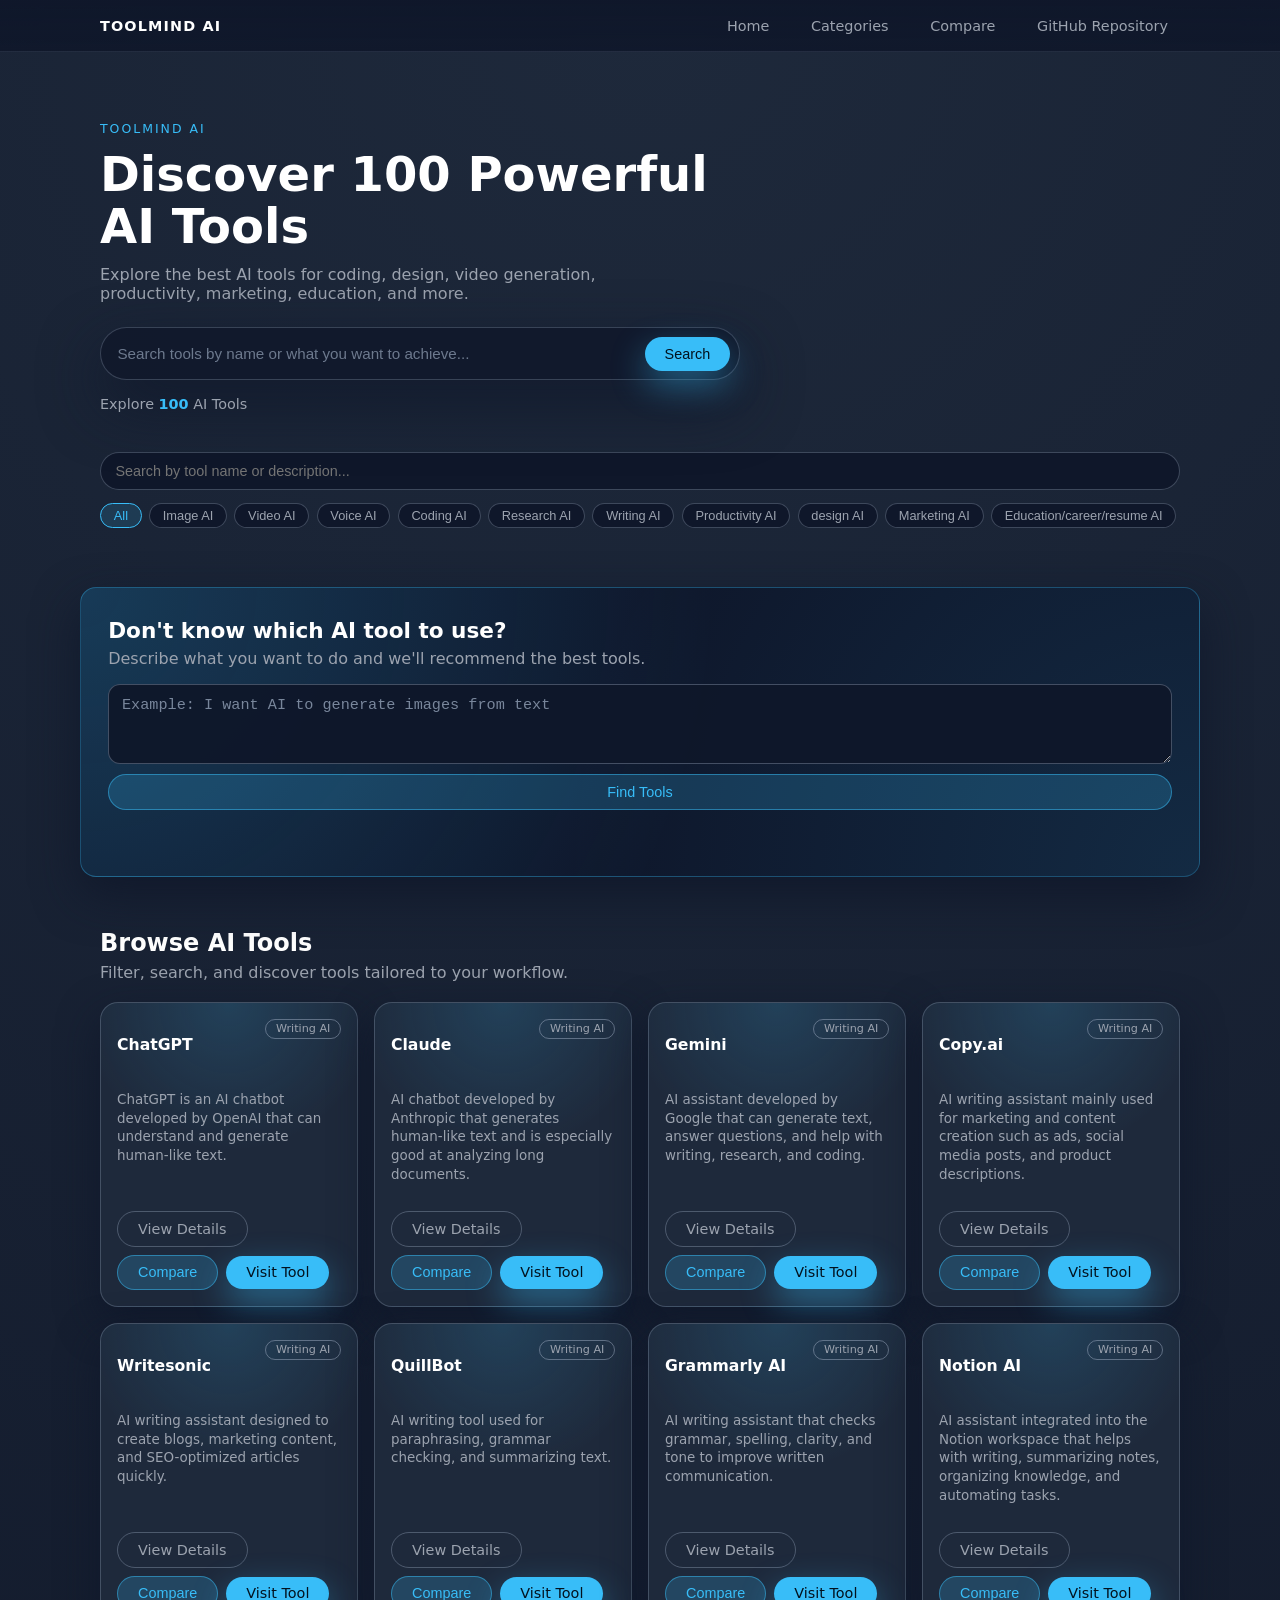
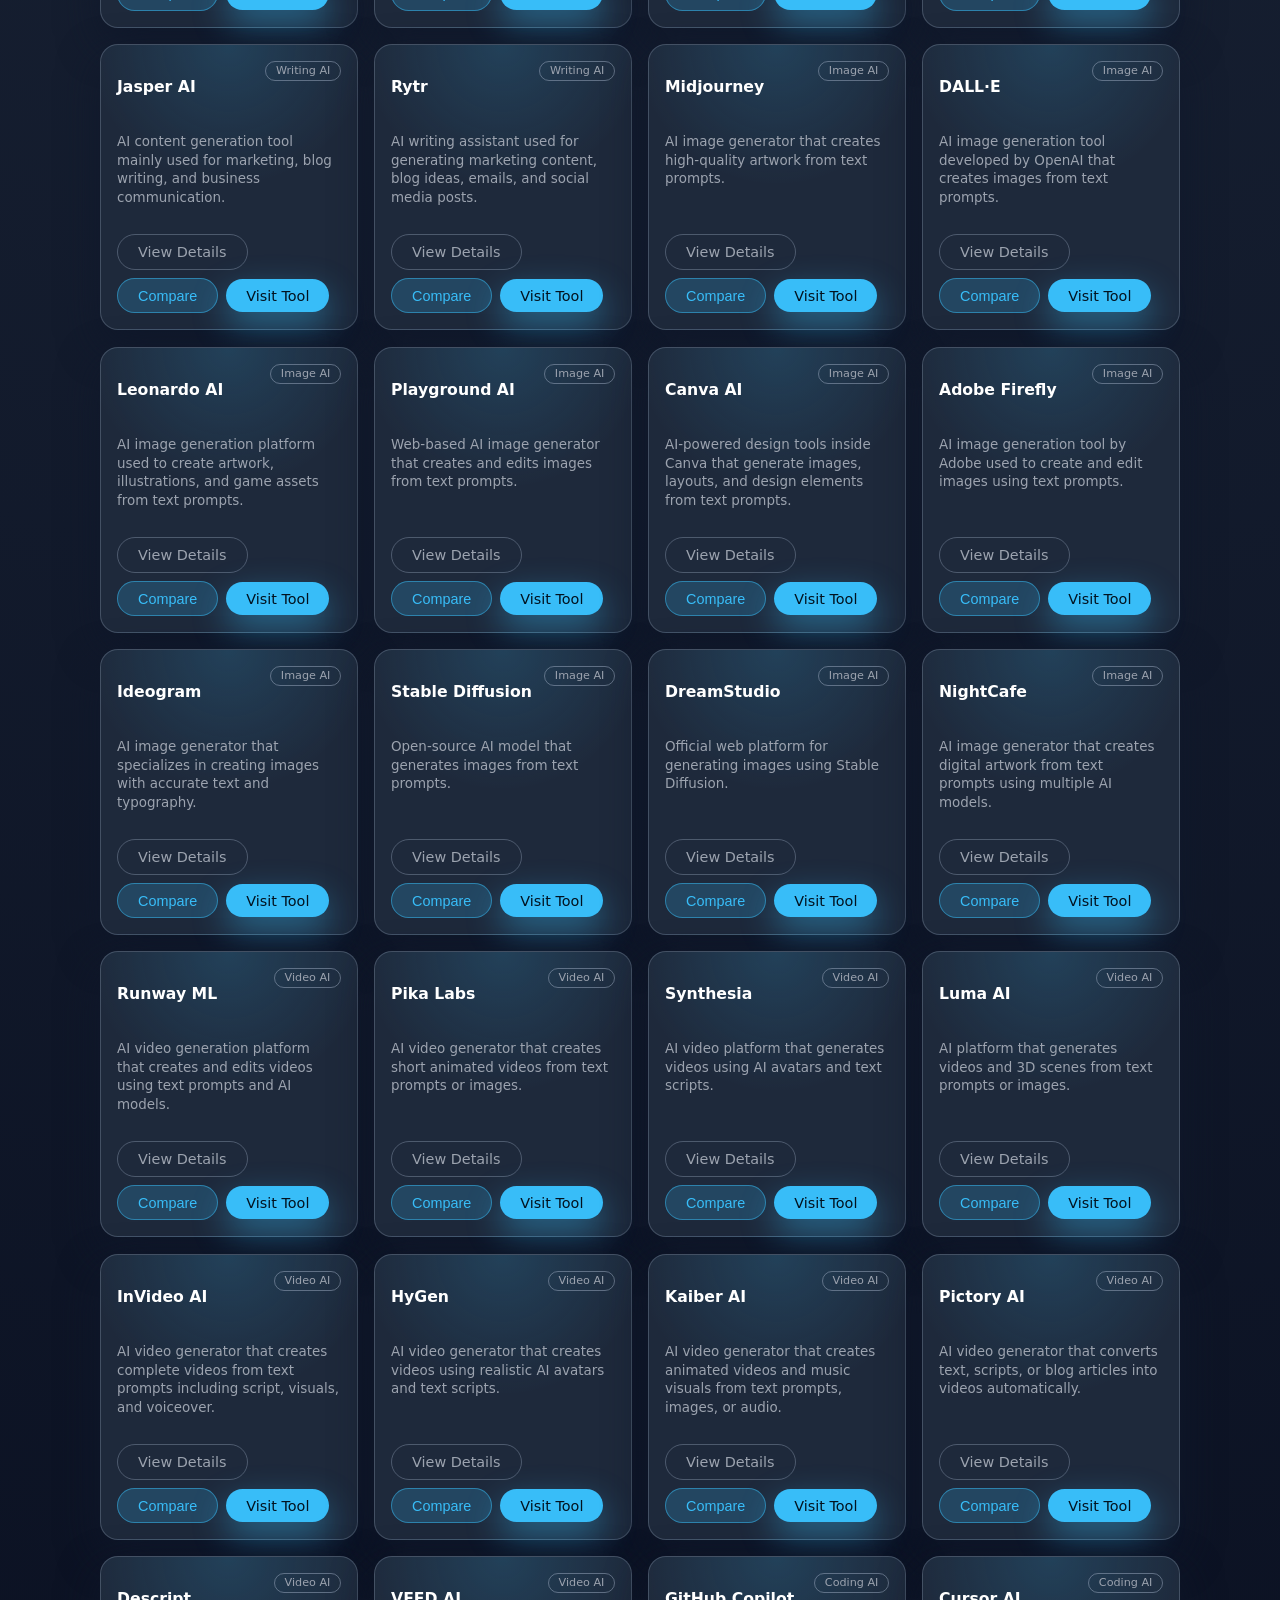
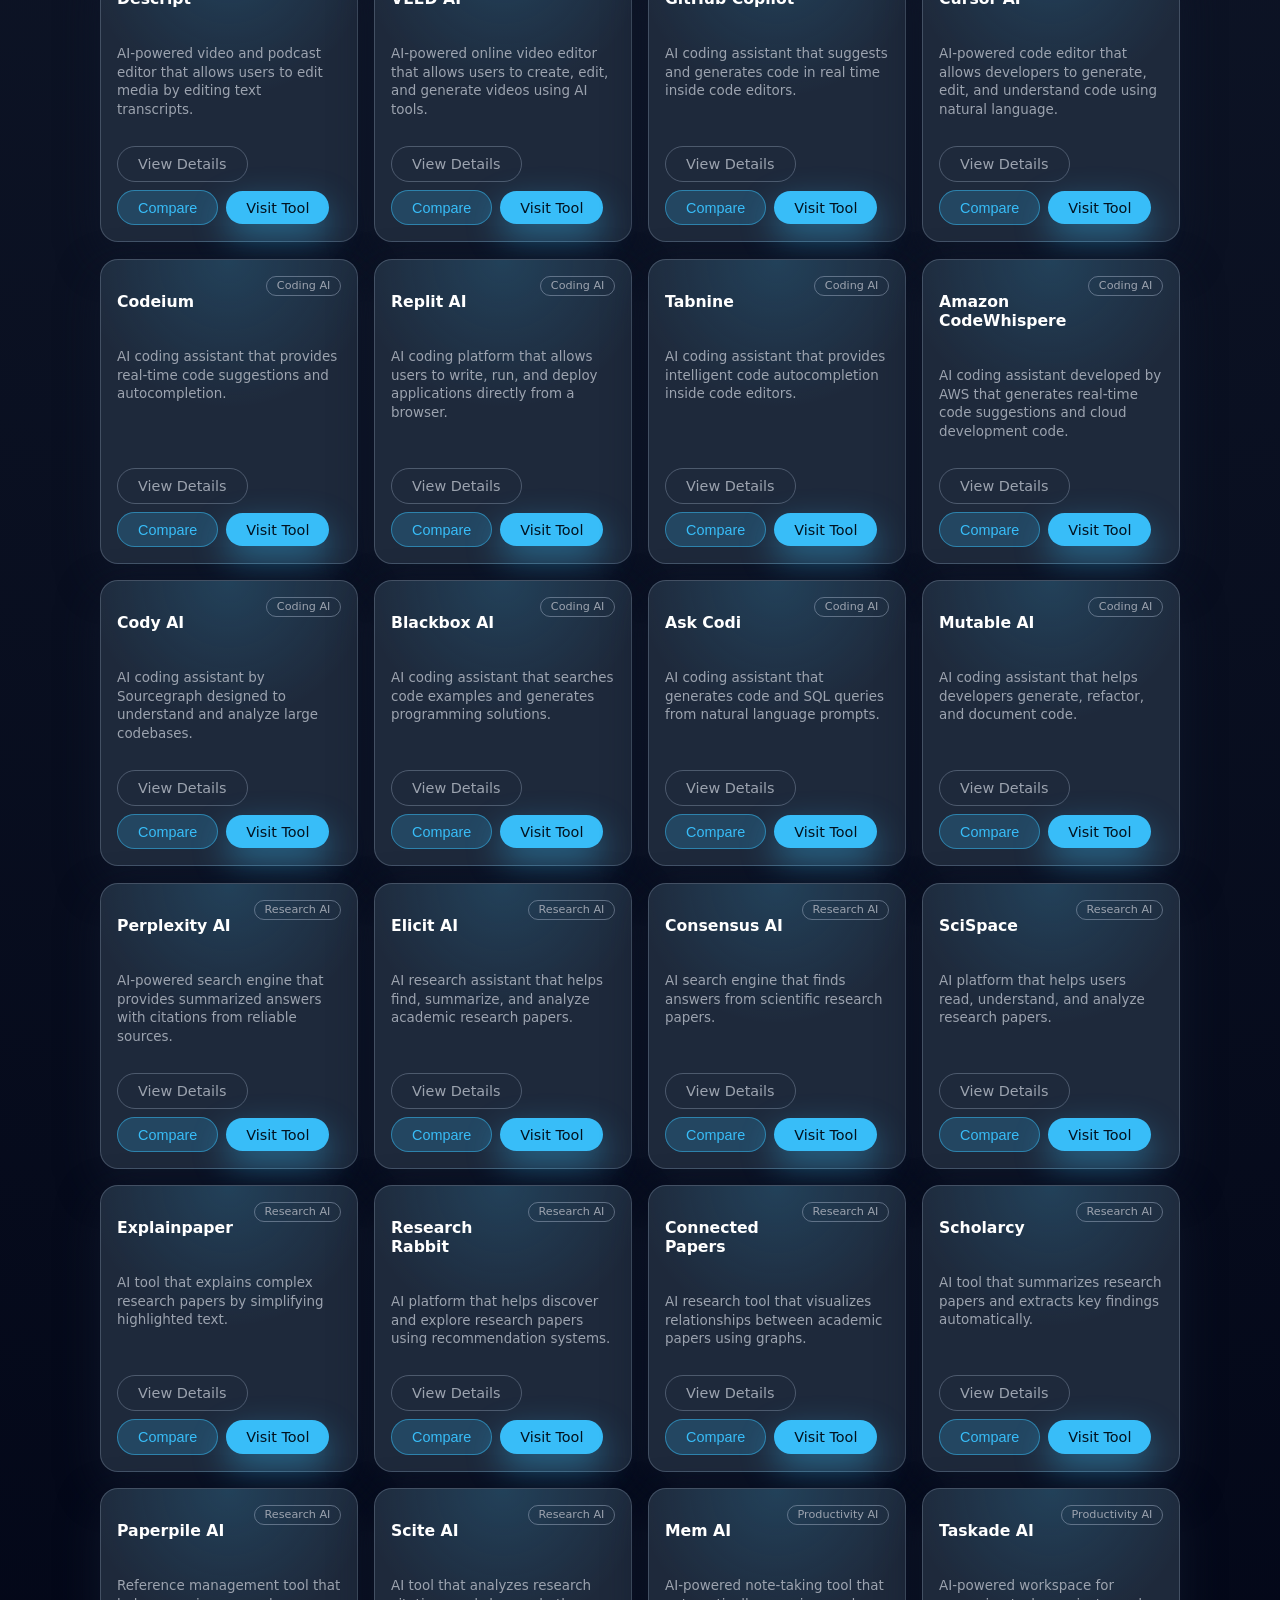
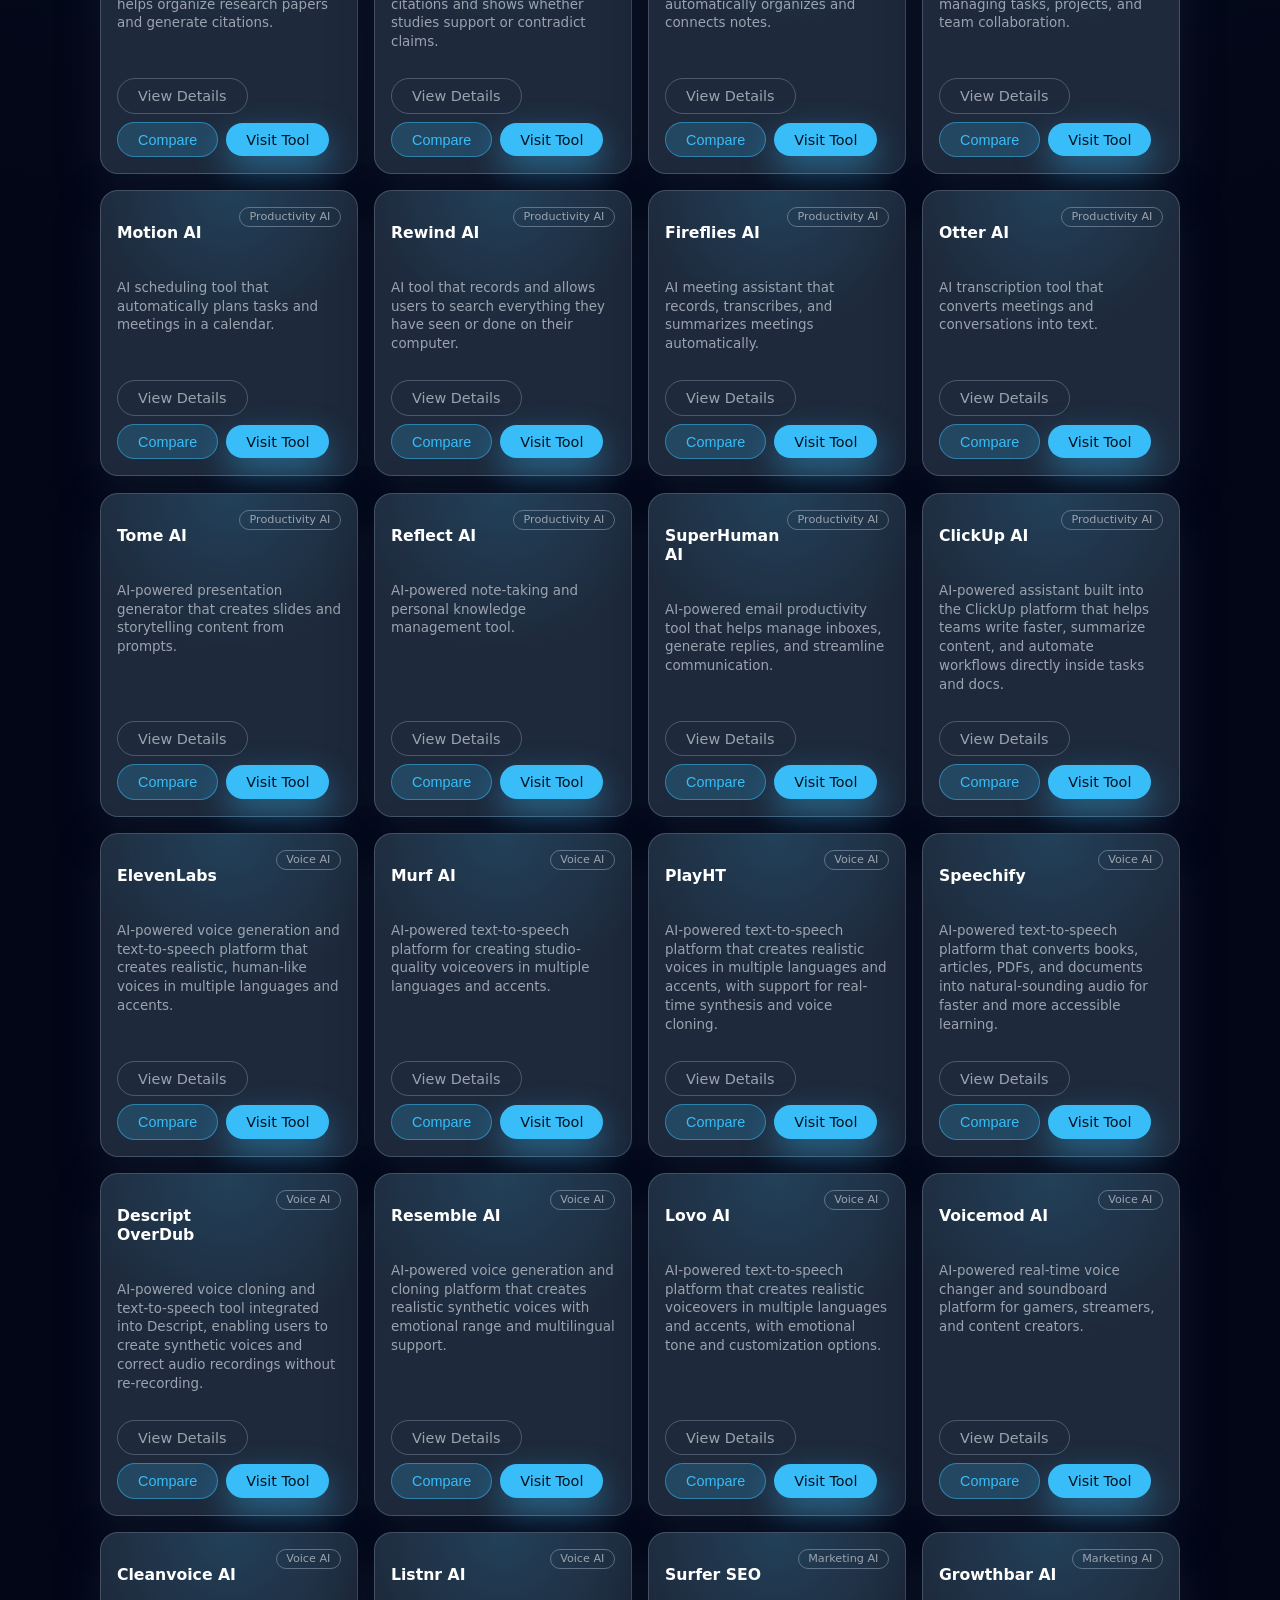
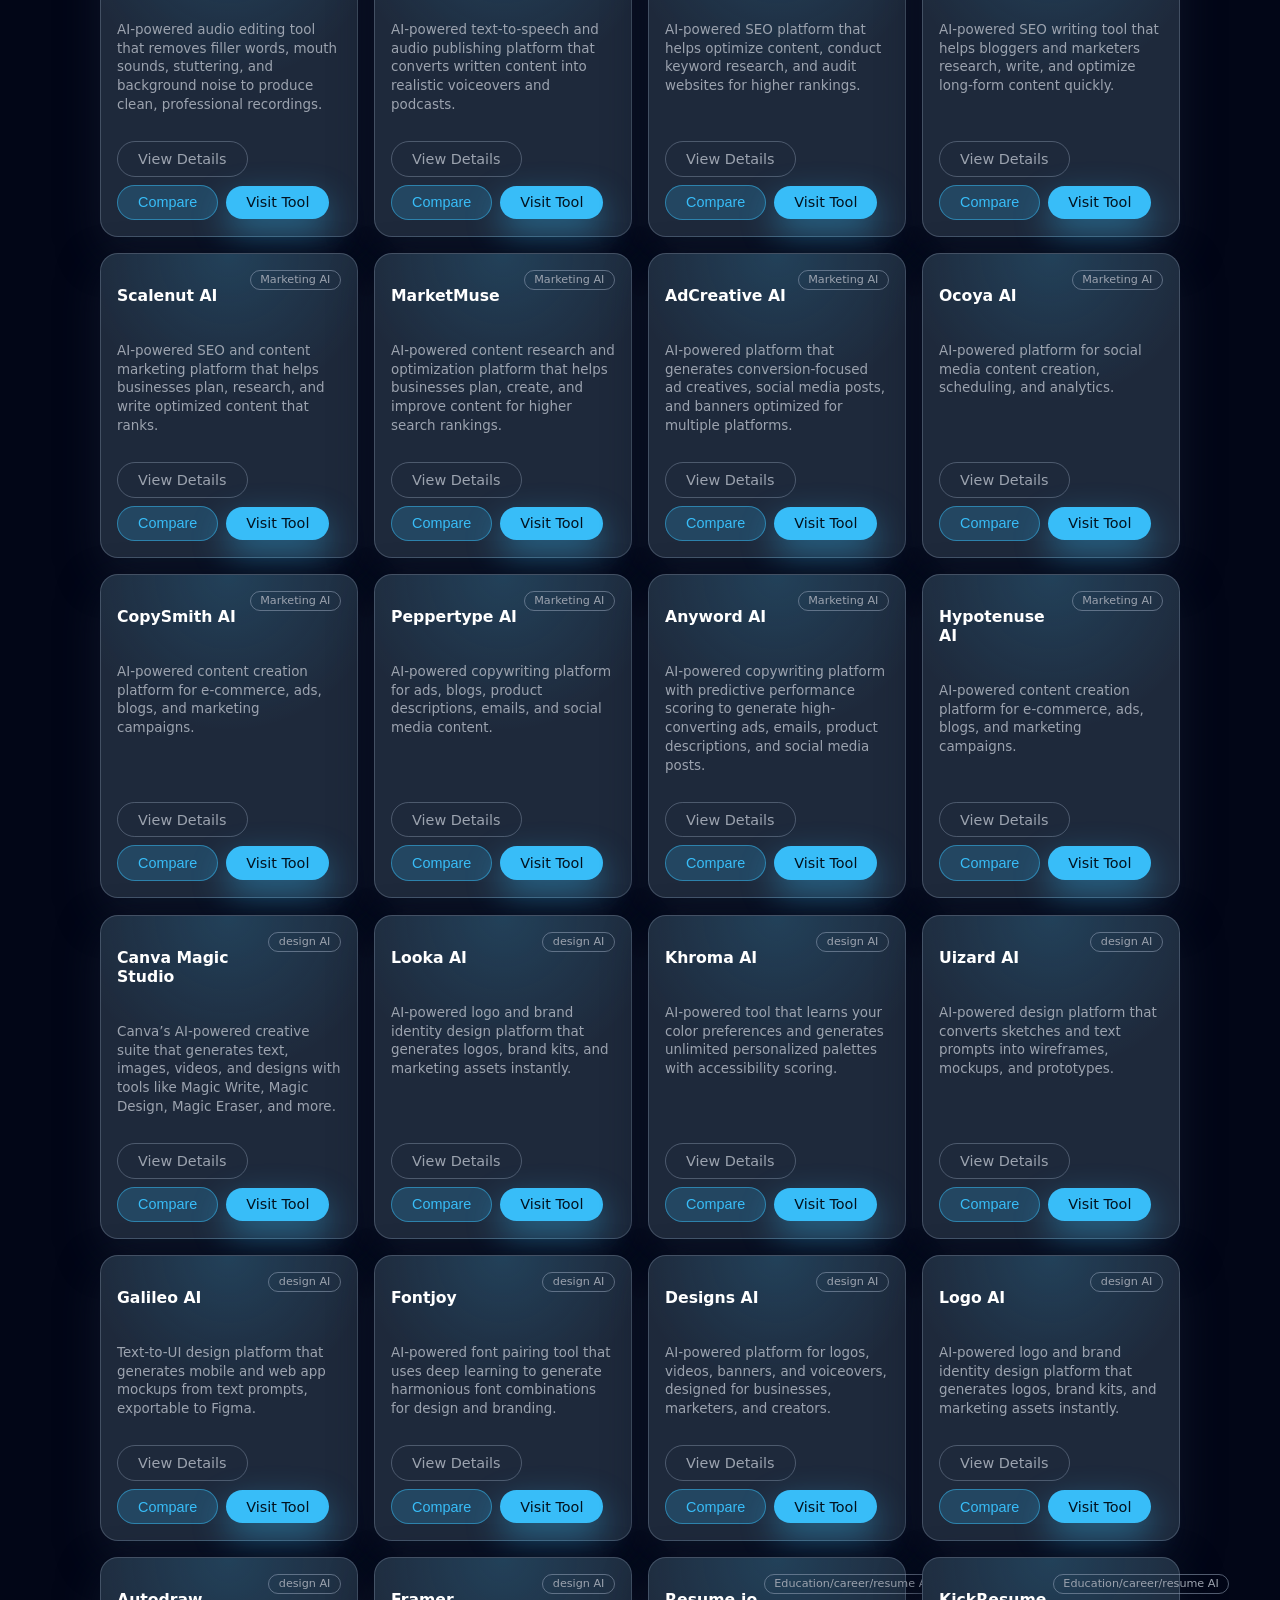
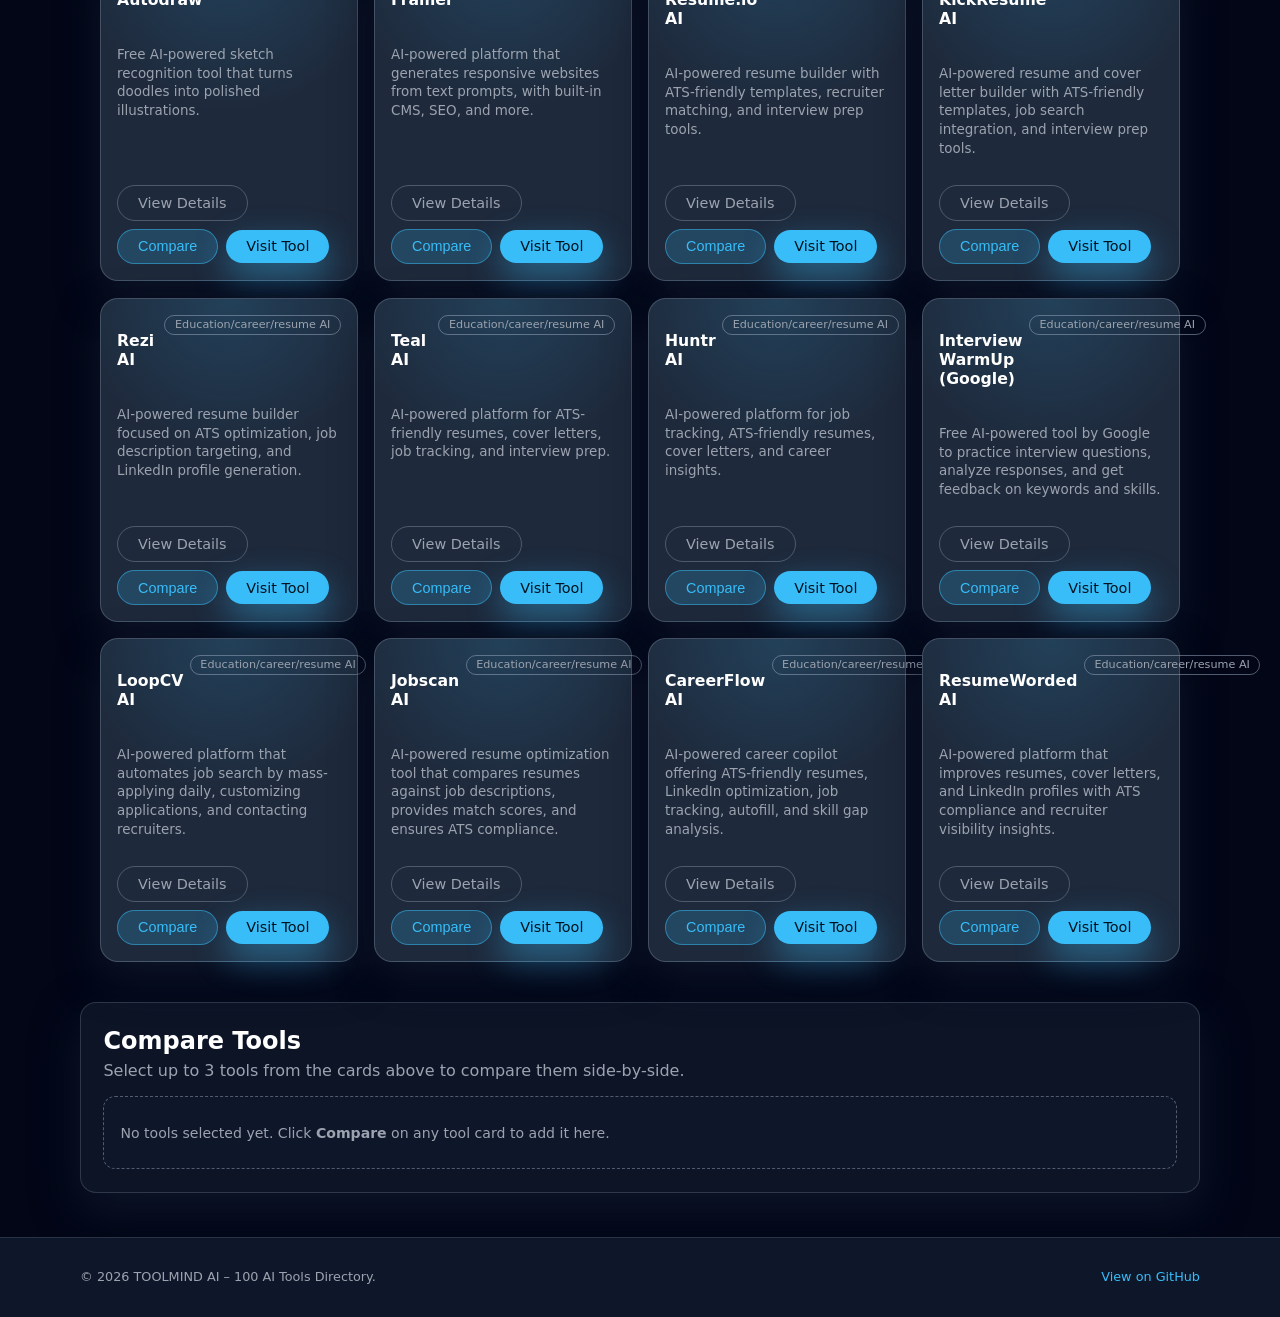
<file: frontend/index.html>
<!DOCTYPE html>
<html lang="en">
<head>
  <meta charset="UTF-8" />
  <title>100 AI Tools – TOOLMIND AI</title>
  <meta name="viewport" content="width=device-width, initial-scale=1" />
  <link rel="stylesheet" href="css/style.css" />
</head>
<body>
  <!-- Navigation -->
  <header class="navbar">
    <div class="navbar-inner">
      <div class="logo">TOOLMIND AI</div>
      <nav class="nav-links" id="nav-links">
        <a href="#hero">Home</a>
        <a href="#categories">Categories</a>
        <a href="#compare">Compare</a>
        <a href="https://github.com/sahithibilla/tool-mind-ai.git" target="_blank" rel="noopener">GitHub Repository</a>
      </nav>
      <button class="nav-toggle" id="nav-toggle" aria-label="Toggle navigation">
        <span></span>
        <span></span>
        <span></span>
      </button>
    </div>
  </header>

  <!-- Hero -->
  <main>
    <section id="hero" class="hero">
      <div class="hero-content">
        <p class="hero-kicker">TOOLMIND AI</p>
        <h1>Discover 100 Powerful AI Tools</h1>
        <p class="hero-subtext">
          Explore the best AI tools for coding, design, video generation, productivity, marketing, education, and more.
        </p>
        <div class="hero-actions">
          <div class="hero-search-wrapper">
            <input
              type="text"
              id="hero-search"
              class="hero-search-input"
              placeholder="Search tools by name or what you want to achieve..."
            />
            <button id="hero-search-btn" class="btn btn-primary">Search</button>
          </div>
          <div class="tool-counter">Explore <span id="tool-count">100</span> AI Tools</div>
        </div>
      </div>
    </section>

    <!-- Main search + filters -->
    <section class="search-filters">
      <div class="search-bar">
        <input
          type="text"
          id="search-input"
          placeholder="Search by tool name or description..."
          aria-label="Search AI tools"
        />
      </div>

      <div id="categories" class="categories">
        <button class="chip chip-active" data-category="All">All</button>
        <button class="chip" data-category="Image AI">Image AI</button>
        <button class="chip" data-category="Video AI">Video AI</button>
        <button class="chip" data-category="Voice AI">Voice AI</button>
        <button class="chip" data-category="Coding AI">Coding AI</button>
        <button class="chip" data-category="Research AI">Research AI</button>
        <button class="chip" data-category="Writing AI">Writing AI</button>
        <button class="chip" data-category="Productivity AI">Productivity AI</button>
        <button class="chip" data-category="design AI">design AI</button>
        <button class="chip" data-category="Marketing AI">Marketing AI</button>
        <button class="chip" data-category="Education/career/resume AI">Education/career/resume AI</button>
      </div>
    </section>

    <!-- AI Recommendation section -->
    <section class="recommendation-section">
      <div class="recommendation-inner">
        <h2>Don't know which AI tool to use?</h2>
        <p class="recommendation-subtitle">
          Describe what you want to do and we'll recommend the best tools.
        </p>
        <form id="recommend-form" class="recommend-form">
          <textarea
            id="recommend-query"
            rows="3"
            placeholder="Example: I want AI to generate images from text"
          ></textarea>
          <button type="submit" class="btn btn-accent">Find Tools</button>
        </form>
        <div id="recommend-status" class="recommend-status"></div>
        <div id="recommend-results" class="tool-grid recommend-grid"></div>
      </div>
    </section>

    <!-- Tools grid -->
    <section class="tools-section">
      <div class="tools-header">
        <h2>Browse AI Tools</h2>
        <p>Filter, search, and discover tools tailored to your workflow.</p>
      </div>

      <div id="tools-loader" class="loader-wrapper">
        <div class="loader"></div>
        <p>Loading tools...</p>
      </div>

      <div id="tools-empty" class="empty-state" hidden>
        <p>No tools match your search yet. Try adjusting your search or filters.</p>
      </div>

      <div id="tools-grid" class="tool-grid"></div>
    </section>

    <!-- Compare section -->
    <section id="compare" class="compare-section">
      <div class="compare-inner">
        <div class="compare-header">
          <h2>Compare Tools</h2>
          <p>Select up to 3 tools from the cards above to compare them side-by-side.</p>
        </div>

        <div id="compare-empty" class="empty-state">
          <p>No tools selected yet. Click <strong>Compare</strong> on any tool card to add it here.</p>
        </div>

        <div id="compare-table-wrapper" class="compare-table-wrapper" hidden>
          <div class="compare-table-actions">
            <button id="compare-clear" class="btn btn-ghost" type="button">Clear</button>
          </div>
          <div id="compare-table" class="compare-table"></div>
        </div>
      </div>
    </section>
  </main>

  <!-- Footer -->
  <footer class="footer">
    <div class="footer-inner">
      <p>© <span id="year"></span> TOOLMIND AI – 100 AI Tools Directory.</p>
      <a href="https://github.com/sahithibilla/tool-mind-ai.git" target="_blank" rel="noopener" class="footer-link">
        View on GitHub
      </a>
    </div>
  </footer>

  <script src="js/search.js?v=1"></script>
  <script src="js/filters.js?v=1"></script>
  <script src="js/recommend.js?v=1"></script>
  <script src="js/compare.js?v=2"></script>
  <script src="js/app.js?v=2"></script>
</body>
</html>
</file>
<file: frontend/css/style.css>
:root {
  --bg: #0f172a;
  --bg-elevated: #1e293b;
  --accent: #38bdf8;
  --accent-soft: rgba(56, 189, 248, 0.2);
  --text: #ffffff;
  --muted: #9ca3af;
  --danger: #f97373;
  --radius-lg: 16px;
  --radius-md: 999px;
  --shadow-soft: 0 18px 45px rgba(15, 23, 42, 0.85);
  --transition-fast: 0.18s ease-out;
  --transition-med: 0.3s ease;
  --content-max: 1120px;
  --nav-height: 72px;
  --font-sans: system-ui, -apple-system, BlinkMacSystemFont, "SF Pro Text",
    "Inter", "Segoe UI", sans-serif;
}

*,
*::before,
*::after {
  box-sizing: border-box;
}

html,
body {
  margin: 0;
  padding: 0;
  font-family: var(--font-sans);
  color: var(--text);
  background: radial-gradient(circle at top, #1e293b 0, #020617 55%, #020617 100%);
  min-height: 100%;
  scroll-behavior: smooth;
}

/* NAVBAR */

.navbar {
  position: sticky;
  top: 0;
  z-index: 40;
  backdrop-filter: blur(18px);
  background: linear-gradient(to bottom, rgba(15, 23, 42, 0.96), rgba(15, 23, 42, 0.88));
  border-bottom: 1px solid rgba(148, 163, 184, 0.15);
}

.navbar-inner {
  max-width: var(--content-max);
  margin: 0 auto;
  padding: 0.75rem 1.25rem;
  display: flex;
  align-items: center;
  justify-content: space-between;
}

.logo {
  font-weight: 700;
  letter-spacing: 0.08em;
  text-transform: uppercase;
  font-size: 0.9rem;
  color: var(--text);
}

.nav-links {
  display: flex;
  gap: 1.1rem;
  align-items: center;
}

.nav-links a {
  color: var(--muted);
  text-decoration: none;
  font-size: 0.9rem;
  padding: 0.35rem 0.75rem;
  border-radius: 999px;
  transition: color var(--transition-fast), background var(--transition-fast),
    transform var(--transition-fast);
}

.nav-links a:hover {
  color: var(--text);
  background: rgba(148, 163, 184, 0.15);
  transform: translateY(-1px);
}

/* Hamburger */

.nav-toggle {
  display: none;
  background: none;
  border: none;
  padding: 0;
  flex-direction: column;
  gap: 4px;
  cursor: pointer;
}

.nav-toggle span {
  width: 20px;
  height: 2px;
  background: var(--text);
  border-radius: 999px;
}

/* HERO */

.hero {
  padding: 3.5rem 1.25rem 2.5rem;
  max-width: var(--content-max);
  margin: 0 auto;
}

.hero-content {
  max-width: 640px;
  animation: fadeInUp 0.6s ease-out both;
}

.hero-kicker {
  text-transform: uppercase;
  letter-spacing: 0.16em;
  font-size: 0.78rem;
  color: var(--accent);
  margin-bottom: 0.75rem;
}

.hero h1 {
  font-size: clamp(2.2rem, 4vw, 3rem);
  line-height: 1.1;
  margin: 0 0 0.75rem;
}

.hero-subtext {
  color: var(--muted);
  max-width: 520px;
  margin: 0 0 1.5rem;
}

.hero-actions {
  display: flex;
  flex-direction: column;
  gap: 1rem;
}

.hero-search-wrapper {
  display: flex;
  gap: 0.5rem;
  align-items: center;
  background: rgba(15, 23, 42, 0.8);
  padding: 0.55rem 0.55rem 0.55rem 0.9rem;
  border-radius: var(--radius-md);
  border: 1px solid rgba(148, 163, 184, 0.3);
  box-shadow: 0 24px 60px rgba(15, 23, 42, 0.85);
}

.hero-search-input {
  flex: 1;
  border: none;
  outline: none;
  background: transparent;
  color: var(--text);
  font-size: 0.95rem;
}

.hero-search-input::placeholder {
  color: rgba(148, 163, 184, 0.7);
}

.tool-counter {
  font-size: 0.9rem;
  color: var(--muted);
}

.tool-counter span {
  color: var(--accent);
  font-weight: 600;
}

/* BUTTONS */

.btn {
  border-radius: var(--radius-md);
  border: none;
  padding: 0.55rem 1.25rem;
  font-size: 0.9rem;
  font-weight: 500;
  cursor: pointer;
  transition: background var(--transition-fast), transform var(--transition-fast),
    box-shadow var(--transition-fast), color var(--transition-fast);
  white-space: nowrap;
}

.btn-primary {
  background: var(--accent);
  color: #02121f;
  box-shadow: 0 14px 35px rgba(56, 189, 248, 0.45);
}

.btn-primary:hover {
  transform: translateY(-1px);
  box-shadow: 0 22px 55px rgba(56, 189, 248, 0.7);
}

.btn-accent {
  background: var(--accent-soft);
  color: var(--accent);
  border: 1px solid rgba(56, 189, 248, 0.5);
}

.btn-accent:hover {
  background: rgba(56, 189, 248, 0.22);
  transform: translateY(-1px);
}

.btn-ghost {
  background: transparent;
  color: var(--muted);
  border: 1px solid rgba(148, 163, 184, 0.4);
}

.btn-ghost:hover {
  border-color: rgba(148, 163, 184, 0.8);
  color: var(--text);
  transform: translateY(-1px);
}

/* SEARCH + FILTERS */

.search-filters {
  max-width: var(--content-max);
  margin: 0 auto;
  padding: 0 1.25rem 1.25rem;
}

.search-bar {
  margin-bottom: 0.85rem;
}

.search-bar input {
  width: 100%;
  border-radius: var(--radius-md);
  border: 1px solid rgba(148, 163, 184, 0.35);
  background: rgba(15, 23, 42, 0.9);
  color: var(--text);
  padding: 0.6rem 0.9rem;
  font-size: 0.9rem;
  outline: none;
  transition: border var(--transition-fast), box-shadow var(--transition-fast),
    background var(--transition-fast);
}

.search-bar input:focus {
  border-color: var(--accent);
  box-shadow: 0 0 0 1px rgba(56, 189, 248, 0.4);
  background: #020617;
}

.categories {
  display: flex;
  flex-wrap: wrap;
  gap: 0.45rem;
}

.chip {
  border-radius: var(--radius-md);
  border: 1px solid rgba(148, 163, 184, 0.35);
  background: rgba(15, 23, 42, 0.9);
  color: var(--muted);
  padding: 0.25rem 0.8rem;
  font-size: 0.8rem;
  cursor: pointer;
  transition: background var(--transition-fast), color var(--transition-fast),
    border var(--transition-fast), transform var(--transition-fast);
}

.chip:hover {
  border-color: rgba(148, 163, 184, 0.7);
  color: var(--text);
  transform: translateY(-1px);
}

.chip-active {
  background: rgba(56, 189, 248, 0.15);
  color: var(--accent);
  border-color: var(--accent);
}

/* RECOMMENDATION SECTION */

.recommendation-section {
  padding: 2.4rem 1.25rem 1.75rem;
}

.recommendation-inner {
  max-width: var(--content-max);
  margin: 0 auto;
  background: radial-gradient(circle at top left, rgba(56, 189, 248, 0.22), transparent 55%),
    rgba(15, 23, 42, 0.98);
  border-radius: var(--radius-lg);
  padding: 1.9rem 1.7rem 1.8rem;
  border: 1px solid rgba(56, 189, 248, 0.35);
  box-shadow: var(--shadow-soft);
  position: relative;
  overflow: hidden;
}

.recommendation-inner::after {
  content: "";
  position: absolute;
  inset: 0;
  background: radial-gradient(circle at bottom right, rgba(56, 189, 248, 0.16), transparent 55%);
  opacity: 0.75;
  pointer-events: none;
}

.recommendation-inner > * {
  position: relative;
  z-index: 1;
}

.recommendation-inner h2 {
  margin: 0 0 0.35rem;
  font-size: 1.35rem;
}

.recommendation-subtitle {
  margin: 0 0 1rem;
  color: var(--muted);
}

.recommend-form {
  display: flex;
  flex-direction: column;
  gap: 0.65rem;
  margin-bottom: 1.25rem;
}

.recommend-form textarea {
  resize: vertical;
  min-height: 80px;
  max-height: 180px;
  border-radius: 12px;
  border: 1px solid rgba(148, 163, 184, 0.4);
  padding: 0.7rem 0.8rem;
  background: rgba(15, 23, 42, 0.96);
  color: var(--text);
  font-size: 0.95rem;
  outline: none;
  transition: border var(--transition-fast), box-shadow var(--transition-fast),
    background var(--transition-fast);
}

.recommend-form textarea::placeholder {
  color: rgba(148, 163, 184, 0.8);
}

.recommend-form textarea:focus {
  border-color: var(--accent);
  box-shadow: 0 0 0 1px rgba(56, 189, 248, 0.4);
  background: #020617;
}

.recommend-status {
  font-size: 0.86rem;
  color: var(--muted);
  min-height: 1.1rem;
}

.recommend-status.error {
  color: var(--danger);
}

/* TOOLS SECTION */

.tools-section {
  max-width: var(--content-max);
  margin: 0 auto;
  padding: 1.5rem 1.25rem 2.5rem;
}

.tools-header h2 {
  margin: 0 0 0.35rem;
}

.tools-header p {
  margin: 0 0 1.25rem;
  color: var(--muted);
}

/* COMPARE */

.compare-section {
  padding: 0 1.25rem 2.8rem;
}

.compare-inner {
  max-width: var(--content-max);
  margin: 0 auto;
  background: rgba(15, 23, 42, 0.88);
  border: 1px solid rgba(148, 163, 184, 0.25);
  border-radius: var(--radius-lg);
  box-shadow: var(--shadow-soft);
  padding: 1.5rem 1.4rem 1.4rem;
}

.compare-header h2 {
  margin: 0 0 0.35rem;
}

.compare-header p {
  margin: 0 0 1rem;
  color: var(--muted);
}

.compare-table-actions {
  display: flex;
  justify-content: flex-end;
  margin-bottom: 0.6rem;
}

.compare-table {
  width: 100%;
}

.compare-table-scroll {
  overflow-x: auto;
  border-radius: 16px;
  border: 1px solid rgba(148, 163, 184, 0.22);
  background: rgba(2, 6, 23, 0.35);
}

.compare-table-grid {
  width: 100%;
  min-width: 720px;
  border-collapse: separate;
  border-spacing: 0;
}

.compare-table-grid th,
.compare-table-grid td {
  padding: 0.85rem 0.85rem;
  border-bottom: 1px solid rgba(148, 163, 184, 0.18);
  vertical-align: top;
}

.compare-table-grid thead th {
  position: sticky;
  top: 0;
  background: rgba(15, 23, 42, 0.95);
  backdrop-filter: blur(10px);
  z-index: 1;
}

.compare-th-aspect {
  width: 180px;
  color: rgba(156, 163, 175, 0.85);
  text-transform: uppercase;
  letter-spacing: 0.14em;
  font-size: 0.75rem;
}

.compare-th-tool {
  min-width: 240px;
}

.compare-th-tool-inner {
  display: grid;
  gap: 0.45rem;
}

.compare-th-actions {
  display: flex;
  gap: 0.5rem;
  flex-wrap: wrap;
}

.compare-th-title {
  font-weight: 800;
  color: var(--text);
  line-height: 1.2;
}

.compare-th-badge {
  display: inline-flex;
  width: fit-content;
  font-size: 0.72rem;
  padding: 0.12rem 0.55rem;
  border-radius: 999px;
  border: 1px solid rgba(148, 163, 184, 0.55);
  color: var(--muted);
  white-space: nowrap;
}

.compare-td-aspect {
  color: rgba(156, 163, 175, 0.9);
  font-size: 0.85rem;
  font-weight: 600;
}

.compare-td-value {
  color: var(--muted);
  font-size: 0.9rem;
  line-height: 1.55;
}

.compare-td-diff {
  background: rgba(56, 189, 248, 0.08);
}

.compare-link {
  color: var(--accent);
  text-decoration: none;
}

.compare-link:hover {
  text-decoration: underline;
}

/* Compare tray */
.compare-tray {
  position: fixed;
  left: 0;
  right: 0;
  bottom: 0;
  transform: translateY(110%);
  opacity: 0;
  transition: transform var(--transition-med), opacity var(--transition-med);
  z-index: 60;
  padding: 0.9rem 1rem 1.2rem;
  pointer-events: none;
}

.compare-tray.compare-tray-show {
  transform: translateY(0);
  opacity: 1;
  pointer-events: auto;
}

.compare-tray-inner {
  max-width: var(--content-max);
  margin: 0 auto;
  border-radius: 18px;
  background: linear-gradient(to bottom, rgba(15, 23, 42, 0.95), rgba(2, 6, 23, 0.92));
  border: 1px solid rgba(56, 189, 248, 0.35);
  box-shadow: 0 22px 70px rgba(0, 0, 0, 0.5);
  padding: 0.9rem 1rem;
  display: flex;
  flex-wrap: wrap;
  gap: 0.8rem;
  align-items: center;
  justify-content: space-between;
}

.compare-tray-title {
  font-weight: 700;
}

.compare-tray-meta {
  color: var(--muted);
  font-size: 0.85rem;
}

.compare-tray-actions {
  display: flex;
  gap: 0.6rem;
  flex-wrap: wrap;
}

/* GRID AND CARDS */

.tool-grid {
  display: grid;
  grid-template-columns: repeat(auto-fit, minmax(230px, 1fr));
  gap: 1rem;
}

.tool-card {
  background: radial-gradient(circle at top, rgba(56, 189, 248, 0.16), transparent 45%),
    var(--bg-elevated);
  border-radius: 18px;
  padding: 1rem;
  border: 1px solid rgba(148, 163, 184, 0.32);
  box-shadow: 0 16px 40px rgba(15, 23, 42, 0.85);
  transform-origin: center top;
  transform: translateY(0) scale(1);
  opacity: 0;
  animation: cardIn 0.4s var(--transition-med) forwards;
  display: flex;
  flex-direction: column;
  gap: 0.5rem;
}

.tool-card:nth-child(odd) {
  animation-delay: 0.04s;
}

.tool-card:nth-child(even) {
  animation-delay: 0.08s;
}

.tool-title-row {
  display: flex;
  justify-content: space-between;
  gap: 0.4rem;
  align-items: flex-start;
}

.tool-title {
  font-size: 0.98rem;
  font-weight: 600;
}

.tool-category {
  font-size: 0.7rem;
  padding: 0.15rem 0.6rem;
  border-radius: 999px;
  border: 1px solid rgba(148, 163, 184, 0.55);
  color: var(--muted);
  white-space: nowrap;
}

.tool-description {
  font-size: 0.84rem;
  color: var(--muted);
  line-height: 1.4;
  flex: 1;
}

.tool-actions {
  display: flex;
  flex-wrap: wrap;
  gap: 0.5rem;
  justify-content: flex-start;
  margin-top: 0.3rem;
  align-items: center;
}

.tool-actions a {
  text-decoration: none;
}

/* Loader & empty */

.loader-wrapper {
  display: flex;
  align-items: center;
  gap: 0.6rem;
  color: var(--muted);
  font-size: 0.9rem;
}

.loader {
  width: 18px;
  height: 18px;
  border-radius: 50%;
  border: 2px solid rgba(148, 163, 184, 0.3);
  border-top-color: var(--accent);
  animation: spin 0.8s linear infinite;
}

.empty-state {
  border-radius: 12px;
  background: rgba(15, 23, 42, 0.95);
  border: 1px dashed rgba(148, 163, 184, 0.5);
  padding: 0.85rem 1rem;
  font-size: 0.88rem;
  color: var(--muted);
  margin-top: 0.75rem;
}

/* FOOTER */

.footer {
  border-top: 1px solid rgba(148, 163, 184, 0.2);
  padding: 1.1rem 1.25rem 1.3rem;
  background: rgba(15, 23, 42, 0.98);
}

.footer-inner {
  max-width: var(--content-max);
  margin: 0 auto;
  display: flex;
  flex-wrap: wrap;
  gap: 0.6rem;
  justify-content: space-between;
  align-items: center;
  font-size: 0.8rem;
  color: var(--muted);
}

.footer-link {
  color: var(--accent);
  text-decoration: none;
}

.footer-link:hover {
  text-decoration: underline;
}

/* TOOL DETAIL PAGE */

.detail-body {
  background: radial-gradient(circle at top, #1e293b 0, #020617 55%, #020617 100%);
}

.tool-detail-main {
  max-width: 760px;
  margin: 2.8rem auto 2.4rem;
  padding: 0 1.25rem;
}

.tool-detail-card {
  background: radial-gradient(circle at top left, rgba(56, 189, 248, 0.18), transparent 55%),
    var(--bg-elevated);
  border-radius: 24px;
  padding: 1.8rem 1.6rem 1.7rem;
  border: 1px solid rgba(56, 189, 248, 0.35);
  box-shadow: var(--shadow-soft);
  min-height: 220px;
}

.detail-category-badge {
  display: inline-flex;
  align-items: center;
  justify-content: center;
  padding: 0.18rem 0.7rem;
  border-radius: 999px;
  font-size: 0.75rem;
  margin-bottom: 0.9rem;
  background: rgba(15, 23, 42, 0.9);
  border: 1px solid rgba(148, 163, 184, 0.45);
  color: var(--muted);
}

.tool-detail-card h1 {
  margin: 0 0 0.7rem;
  font-size: 1.5rem;
}

.detail-description {
  margin: 0 0 1.2rem;
  color: var(--muted);
  line-height: 1.55;
}

.detail-actions {
  display: flex;
  flex-wrap: wrap;
  gap: 0.6rem;
}

.tool-readme-section {
  margin-top: 1.5rem;
  padding-top: 1.1rem;
  border-top: 1px solid rgba(148, 163, 184, 0.35);
}

.tool-readme-heading {
  margin: 0 0 0.8rem;
  font-size: 1rem;
}

.tool-readme {
  font-size: 0.88rem;
  line-height: 1.6;
  color: var(--muted);
}

.tool-readme h1,
.tool-readme h2,
.tool-readme h3,
.tool-readme h4 {
  color: var(--text);
  margin-top: 1rem;
  margin-bottom: 0.4rem;
}

.tool-readme p {
  margin: 0.35rem 0;
}

.tool-readme ul,
.tool-readme ol {
  padding-left: 1.2rem;
  margin: 0.4rem 0 0.6rem;
}

.tool-readme code {
  font-family: ui-monospace, SFMono-Regular, Menlo, Monaco, Consolas, "Liberation Mono", "Courier New", monospace;
  background: rgba(15, 23, 42, 0.9);
  padding: 0.1rem 0.25rem;
  border-radius: 4px;
}

.tool-readme pre {
  background: rgba(15, 23, 42, 0.95);
  padding: 0.6rem 0.7rem;
  border-radius: 8px;
  overflow-x: auto;
}

/* ANIMATIONS */

@keyframes spin {
  to {
    transform: rotate(360deg);
  }
}

@keyframes fadeInUp {
  from {
    opacity: 0;
    transform: translateY(10px);
  }
  to {
    opacity: 1;
    transform: translateY(0);
  }
}

@keyframes cardIn {
  from {
    opacity: 0;
    transform: translateY(8px) scale(0.98);
  }
  to {
    opacity: 1;
    transform: translateY(0) scale(1);
  }
}

/* RESPONSIVE */

@media (max-width: 720px) {
  .navbar-inner {
    padding-inline: 1rem;
  }

  .nav-links {
    position: fixed;
    inset: var(--nav-height) 0 auto 0;
    background: rgba(15, 23, 42, 0.98);
    border-bottom: 1px solid rgba(148, 163, 184, 0.25);
    padding: 0.8rem 1.25rem 0.9rem;
    flex-direction: column;
    align-items: flex-start;
    gap: 0.4rem;
    transform-origin: top;
    transform: scaleY(0);
    opacity: 0;
    pointer-events: none;
    transition: transform var(--transition-med), opacity var(--transition-med);
  }

  .nav-links.nav-open {
    transform: scaleY(1);
    opacity: 1;
    pointer-events: auto;
  }

  .nav-toggle {
    display: inline-flex;
  }

  .hero {
    padding-top: 2.4rem;
  }

  .recommendation-inner {
    padding: 1.4rem 1.2rem 1.35rem;
  }

  .tool-detail-main {
    margin-top: 2rem;
  }

  .tool-detail-card {
    padding: 1.5rem 1.3rem 1.45rem;
  }
}
</file>
